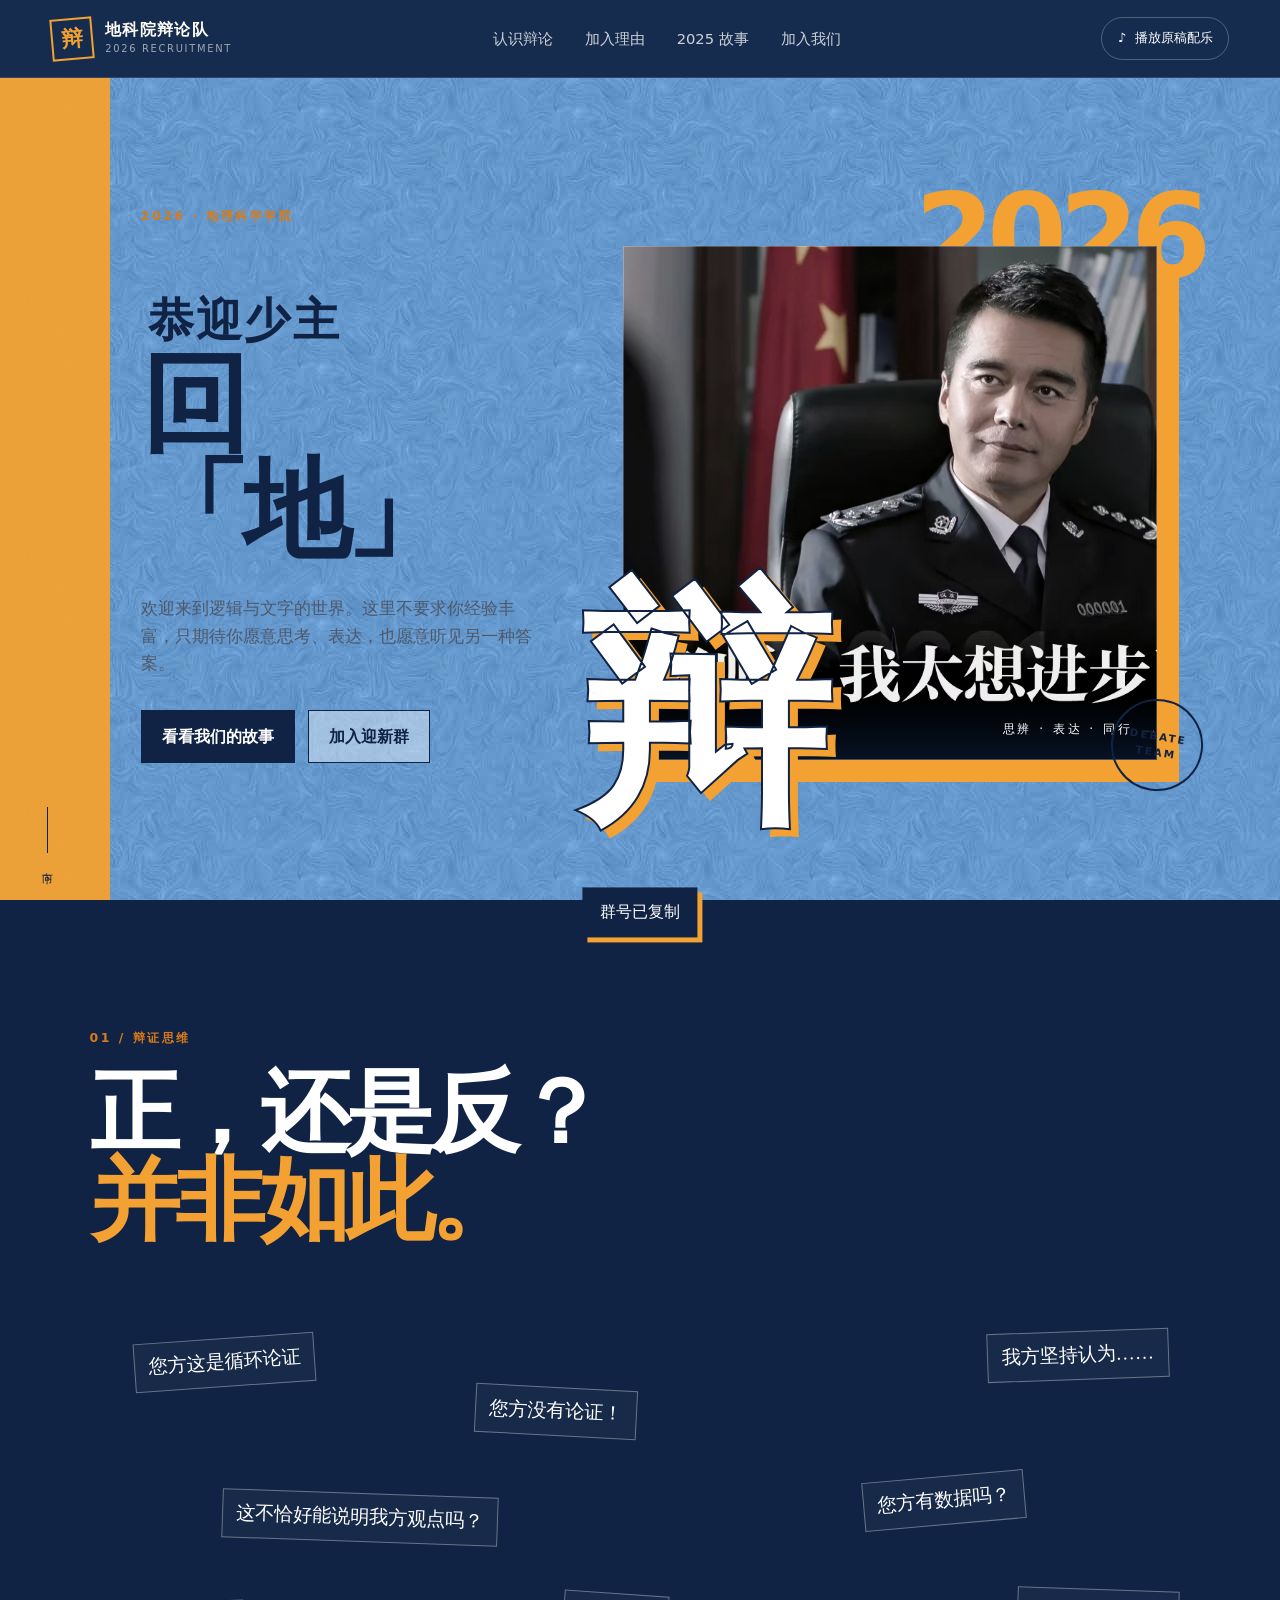
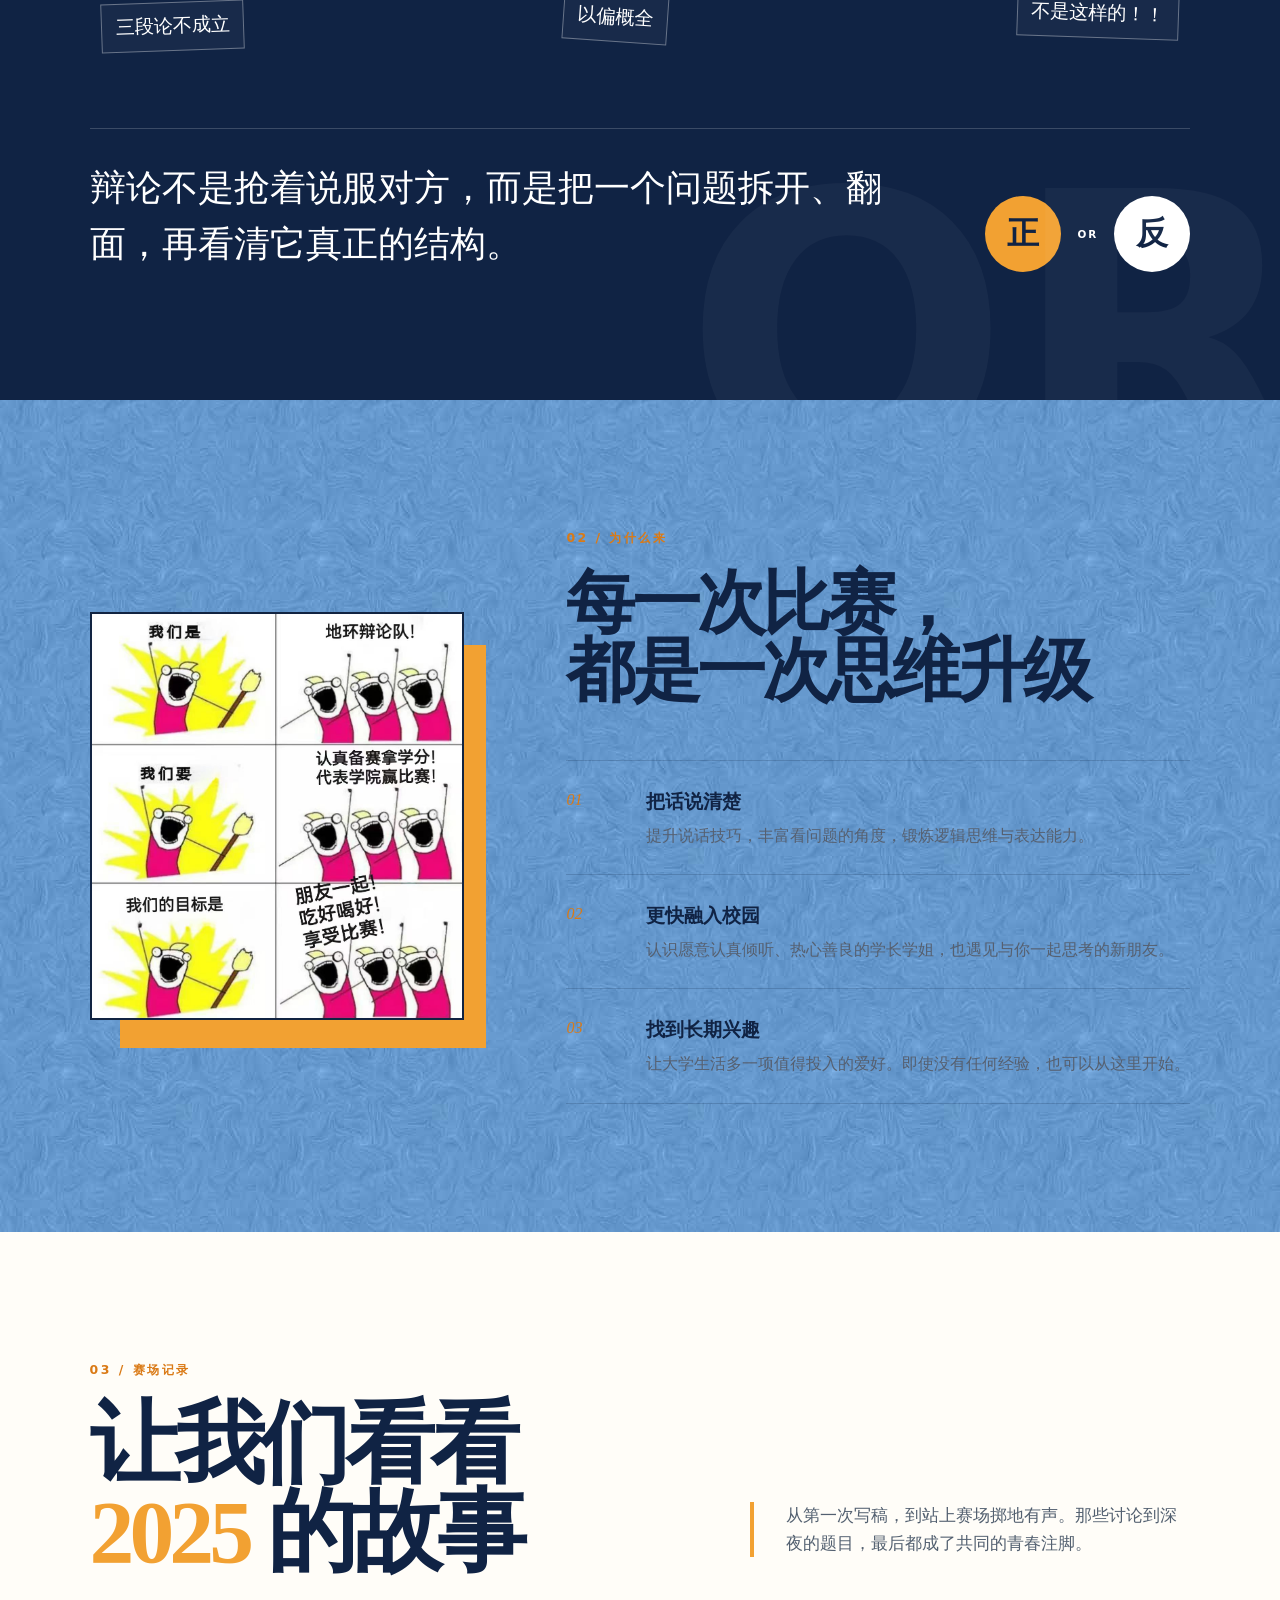
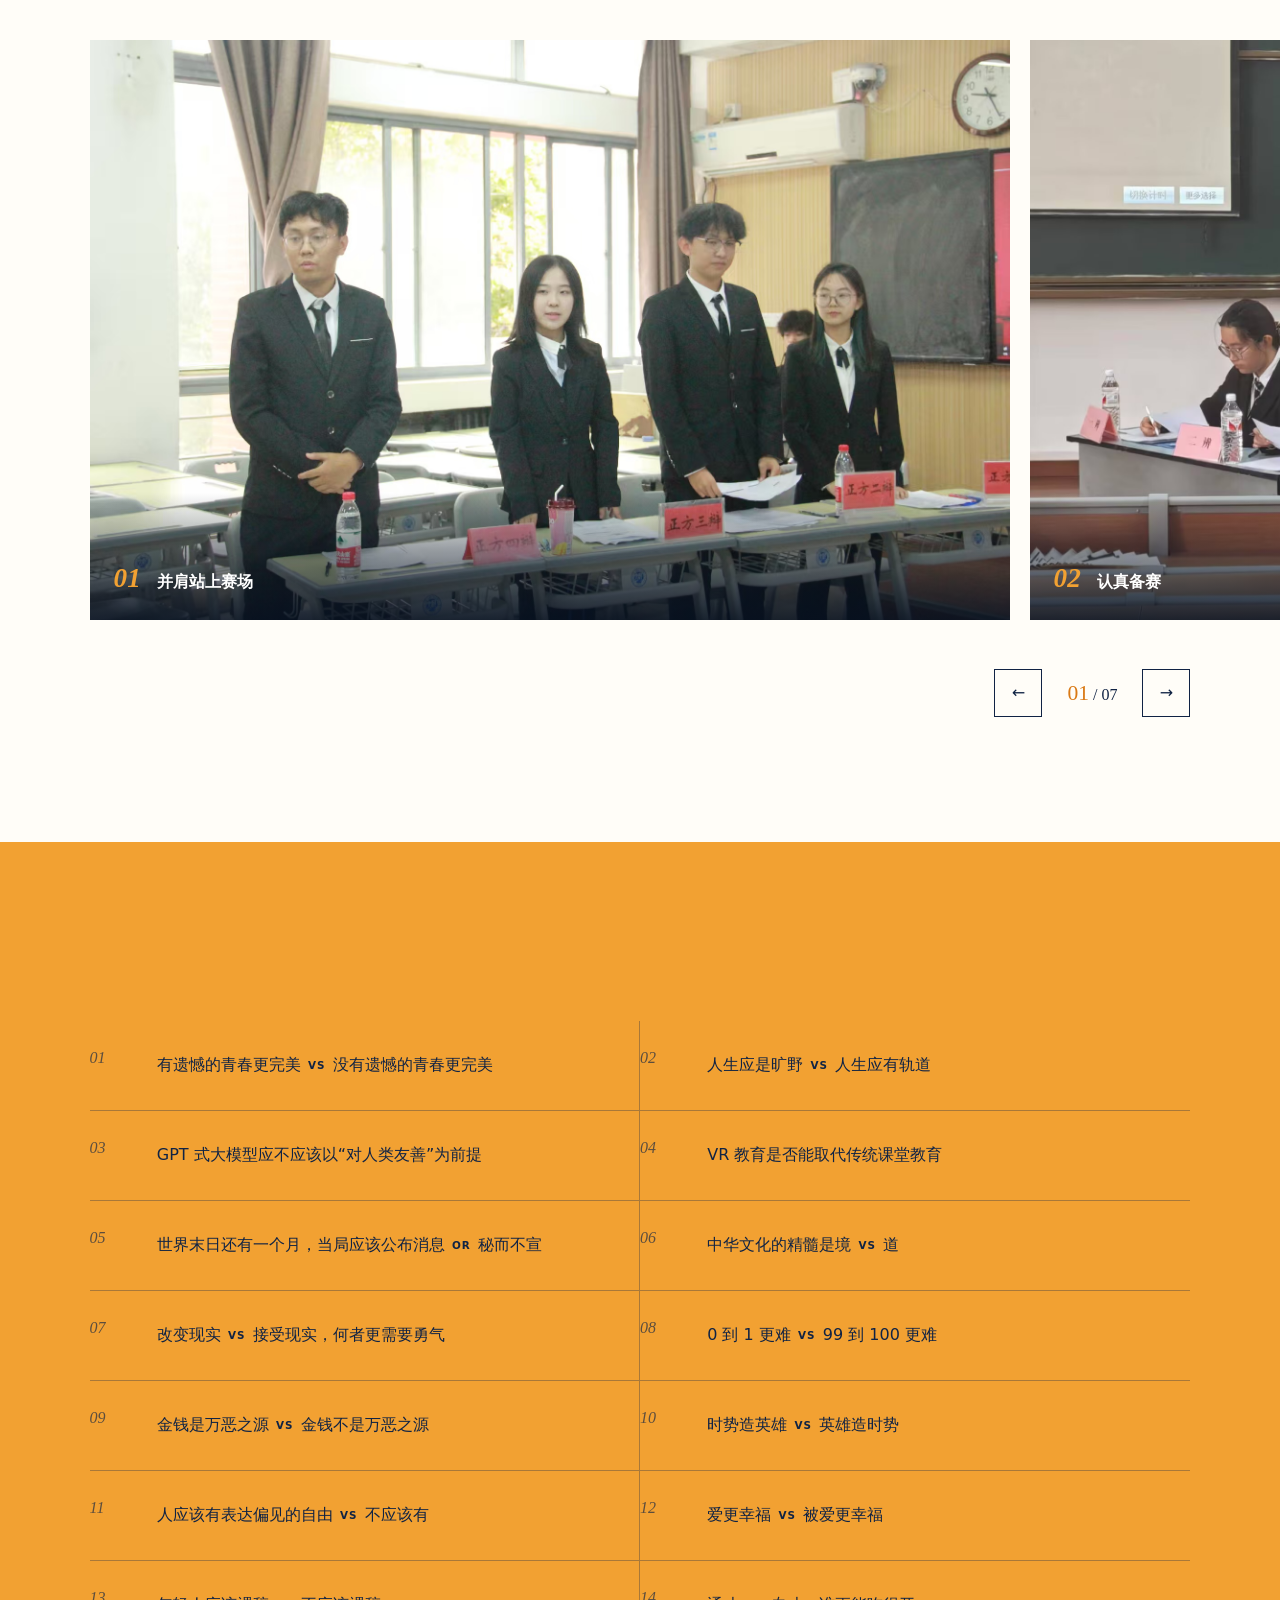
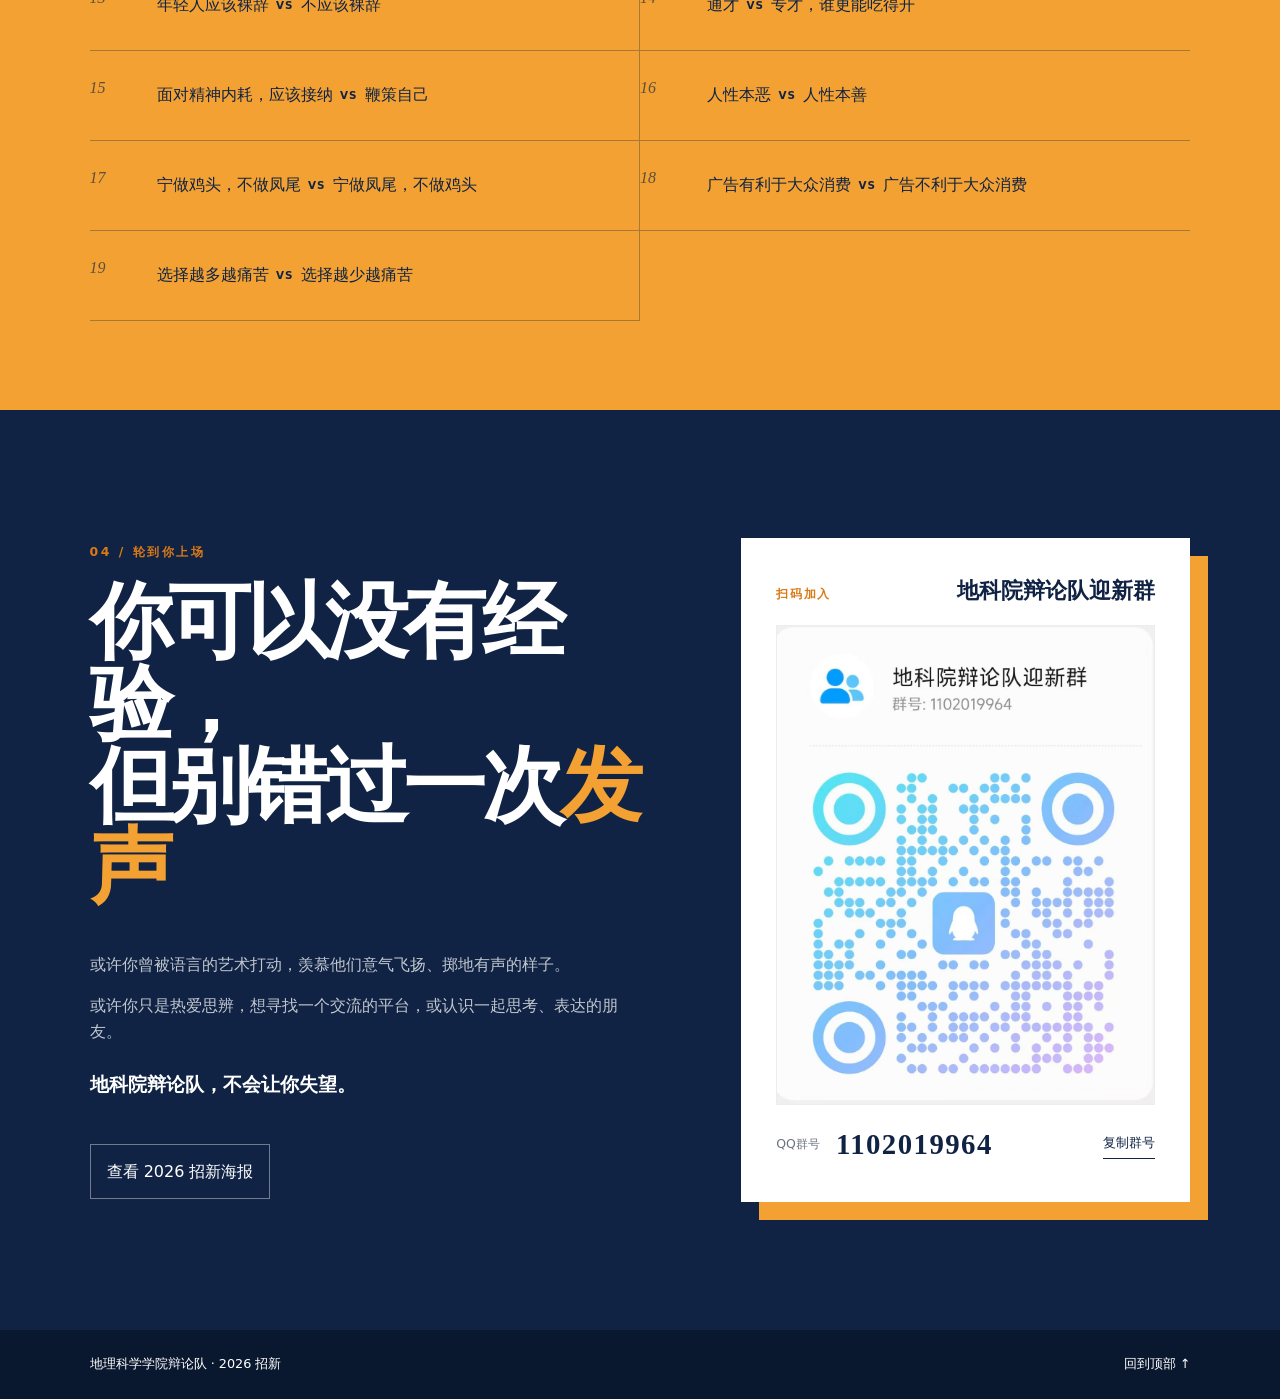
<file: index.html>
<!doctype html>
<html lang="zh-CN">
<head>
  <meta charset="utf-8">
  <meta name="viewport" content="width=device-width, initial-scale=1">
  <meta name="theme-color" content="#102344">
  <meta name="description" content="地科院辩论队 2026 招新网页。欢迎来到逻辑与文字的世界。">
  <title>地科院辩论队｜2026 招新</title>
  <link rel="icon" type="image/svg+xml" href="data:image/svg+xml,%3Csvg xmlns='http://www.w3.org/2000/svg' viewBox='0 0 64 64'%3E%3Crect width='64' height='64' rx='14' fill='%23102344'/%3E%3Cpath d='M13 16h38v24H30l-11 9v-9h-6z' fill='%23f2a132'/%3E%3Cpath d='M23 24h18M23 31h13' stroke='white' stroke-width='4' stroke-linecap='round'/%3E%3C/svg%3E">
  <link rel="stylesheet" href="styles.css">
</head>
<body>
  <a class="skip-link" href="#main">跳到主要内容</a>
  <div class="progress" aria-hidden="true"><span id="progressBar"></span></div>

  <header class="site-header" id="top">
    <a class="brand" href="#home" aria-label="返回首页">
      <span class="brand-mark">辩</span>
      <span><strong>地科院辩论队</strong><small>2026 RECRUITMENT</small></span>
    </a>
    <button class="menu-toggle" id="menuToggle" aria-expanded="false" aria-controls="siteNav">菜单</button>
    <nav class="site-nav" id="siteNav" aria-label="主要导航">
      <a href="#mind">认识辩论</a>
      <a href="#reasons">加入理由</a>
      <a href="#stories">2025 故事</a>
      <a href="#join">加入我们</a>
    </nav>
    <button class="sound-button" id="soundButton" type="button" aria-pressed="false">
      <span class="sound-icon" aria-hidden="true">♪</span>
      <span id="soundLabel">播放原稿配乐</span>
    </button>
  </header>

  <main id="main">
    <section class="hero" id="home" aria-labelledby="heroTitle">
      <div class="hero-copy reveal">
        <p class="eyebrow">2026 · 地理科学学院</p>
        <h1 id="heroTitle"><span>恭迎少主</span><br>回「地」</h1>
        <p class="hero-lead">欢迎来到逻辑与文字的世界。这里不要求你经验丰富，只期待你愿意思考、表达，也愿意听见另一种答案。</p>
        <div class="hero-actions">
          <a class="button button-primary" href="#stories">看看我们的故事</a>
          <a class="button button-ghost" href="#join">加入迎新群</a>
        </div>
      </div>

      <div class="hero-stage reveal" aria-label="地科院辩论队比赛现场">
        <div class="hero-number">2026</div>
        <figure class="hero-photo">
          <img src="assets/debate-main.jpg" alt="地科院辩论队队员在赛场上参加辩论">
          <figcaption>思辨 · 表达 · 同行</figcaption>
        </figure>
        <div class="hero-character" aria-hidden="true">辩</div>
        <div class="hero-seal" aria-hidden="true">DEBATE<br>TEAM</div>
      </div>

      <a class="scroll-cue" href="#mind" aria-label="继续向下浏览"><span></span>向下</a>
    </section>

    <section class="mind-section" id="mind" aria-labelledby="mindTitle">
      <div class="section-heading reveal">
        <p class="section-no">01 / 辩证思维</p>
        <h2 id="mindTitle">正，还是反？<br><em>并非如此。</em></h2>
      </div>

      <div class="argument-cloud reveal" aria-label="辩论场上的常见表达">
        <span>您方这是循环论证</span>
        <span>您方没有论证！</span>
        <span>我方坚持认为……</span>
        <span>这不恰好能说明我方观点吗？</span>
        <span>您方有数据吗？</span>
        <span>以偏概全</span>
        <span>三段论不成立</span>
        <span>不是这样的！！</span>
      </div>

      <div class="mind-statement reveal">
        <p>辩论不是抢着说服对方，而是把一个问题拆开、翻面，再看清它真正的结构。</p>
        <div class="versus" aria-hidden="true"><span>正</span><b>OR</b><span>反</span></div>
      </div>
    </section>

    <section class="reasons-section" id="reasons" aria-labelledby="reasonsTitle">
      <div class="reasons-visual reveal">
        <img src="assets/team-meme.png" alt="趣味招新图片：我们是地环辩论队，认真备赛拿学分，也和朋友一起享受比赛">
      </div>
      <div class="reasons-copy">
        <div class="section-heading reveal">
          <p class="section-no">02 / 为什么来</p>
          <h2 id="reasonsTitle">每一次比赛，<br>都是一次思维升级</h2>
        </div>
        <ol class="reason-list">
          <li class="reveal">
            <span>01</span>
            <div><h3>把话说清楚</h3><p>提升说话技巧，丰富看问题的角度，锻炼逻辑思维与表达能力。</p></div>
          </li>
          <li class="reveal">
            <span>02</span>
            <div><h3>更快融入校园</h3><p>认识愿意认真倾听、热心善良的学长学姐，也遇见与你一起思考的新朋友。</p></div>
          </li>
          <li class="reveal">
            <span>03</span>
            <div><h3>找到长期兴趣</h3><p>让大学生活多一项值得投入的爱好。即使没有任何经验，也可以从这里开始。</p></div>
          </li>
        </ol>
      </div>
    </section>

    <section class="stories-section" id="stories" aria-labelledby="storiesTitle">
      <div class="stories-intro">
        <div class="section-heading reveal">
          <p class="section-no">03 / 赛场记录</p>
          <h2 id="storiesTitle">让我们看看<br><em>2025</em> 的故事</h2>
        </div>
        <p class="stories-lead reveal">从第一次写稿，到站上赛场掷地有声。那些讨论到深夜的题目，最后都成了共同的青春注脚。</p>
      </div>

      <div class="gallery-shell reveal">
        <div class="gallery" id="gallery" tabindex="0" aria-label="辩论队活动照片，可左右滑动">
          <figure class="gallery-item gallery-wide"><img src="assets/debate-03.jpg" alt="队员在比赛现场合影"><figcaption><span>01</span>并肩站上赛场</figcaption></figure>
          <figure class="gallery-item"><img src="assets/debate-01.jpg" alt="队员参加辩论比赛"><figcaption><span>02</span>认真备赛</figcaption></figure>
          <figure class="gallery-item"><img src="assets/debate-02.jpg" alt="辩论赛后队员合影"><figcaption><span>03</span>每一次登场</figcaption></figure>
          <figure class="gallery-item"><img src="assets/debate-04.jpg" alt="辩手正在发言"><figcaption><span>04</span>表达观点</figcaption></figure>
          <figure class="gallery-item gallery-wide"><img src="assets/debate-07.jpg" alt="比赛获奖队员合影"><figcaption><span>05</span>一起赢得荣誉</figcaption></figure>
          <figure class="gallery-item"><img src="assets/debate-05.jpg" alt="男辩手持麦克风发言"><figcaption><span>06</span>思考与交锋</figcaption></figure>
          <figure class="gallery-item"><img src="assets/debate-06.jpg" alt="反方辩手在比赛现场"><figcaption><span>07</span>听见另一面</figcaption></figure>
        </div>
        <div class="gallery-controls">
          <button id="galleryPrev" type="button" aria-label="上一张照片">←</button>
          <p><span id="galleryIndex">01</span> / 07</p>
          <button id="galleryNext" type="button" aria-label="下一张照片">→</button>
        </div>
      </div>

      <div class="topics" aria-labelledby="topicsTitle">
        <div class="topics-title reveal">
          <p>我们认真讨论过</p>
          <h3 id="topicsTitle">19 个没有标准答案的问题</h3>
        </div>
        <ul class="topic-list">
          <li>有遗憾的青春更完美 <b>VS</b> 没有遗憾的青春更完美</li>
          <li>人生应是旷野 <b>VS</b> 人生应有轨道</li>
          <li>GPT 式大模型应不应该以“对人类友善”为前提</li>
          <li>VR 教育是否能取代传统课堂教育</li>
          <li>世界末日还有一个月，当局应该公布消息 <b>OR</b> 秘而不宣</li>
          <li>中华文化的精髓是境 <b>VS</b> 道</li>
          <li>改变现实 <b>VS</b> 接受现实，何者更需要勇气</li>
          <li>0 到 1 更难 <b>VS</b> 99 到 100 更难</li>
          <li>金钱是万恶之源 <b>VS</b> 金钱不是万恶之源</li>
          <li>时势造英雄 <b>VS</b> 英雄造时势</li>
          <li>人应该有表达偏见的自由 <b>VS</b> 不应该有</li>
          <li>爱更幸福 <b>VS</b> 被爱更幸福</li>
          <li>年轻人应该裸辞 <b>VS</b> 不应该裸辞</li>
          <li>通才 <b>VS</b> 专才，谁更能吃得开</li>
          <li>面对精神内耗，应该接纳 <b>VS</b> 鞭策自己</li>
          <li>人性本恶 <b>VS</b> 人性本善</li>
          <li>宁做鸡头，不做凤尾 <b>VS</b> 宁做凤尾，不做鸡头</li>
          <li>广告有利于大众消费 <b>VS</b> 广告不利于大众消费</li>
          <li>选择越多越痛苦 <b>VS</b> 选择越少越痛苦</li>
        </ul>
      </div>
    </section>

    <section class="join-section" id="join" aria-labelledby="joinTitle">
      <div class="join-copy reveal">
        <p class="section-no">04 / 轮到你上场</p>
        <h2 id="joinTitle">你可以没有经验，<br>但别错过一次<em>发声</em></h2>
        <div class="invitation">
          <p>或许你曾被语言的艺术打动，羡慕他们意气飞扬、掷地有声的样子。</p>
          <p>或许你只是热爱思辨，想寻找一个交流的平台，或认识一起思考、表达的朋友。</p>
          <strong>地科院辩论队，不会让你失望。</strong>
        </div>
        <button class="poster-button" id="posterButton" type="button">查看 2026 招新海报</button>
      </div>

      <div class="qr-panel reveal">
        <div class="qr-label"><span>扫码加入</span><strong>地科院辩论队迎新群</strong></div>
        <img src="assets/qq-group.png" alt="地科院辩论队迎新 QQ 群二维码，群号 1102019964">
        <div class="group-number">
          <span>QQ群号</span>
          <strong id="groupNumber">1102019964</strong>
          <button id="copyGroup" type="button">复制群号</button>
        </div>
      </div>
    </section>
  </main>

  <footer>
    <p>地理科学学院辩论队 · 2026 招新</p>
    <a href="#top">回到顶部 ↑</a>
  </footer>

  <dialog class="poster-dialog" id="posterDialog" aria-labelledby="posterTitle">
    <div class="dialog-bar"><h2 id="posterTitle">2026 招新海报</h2><button id="posterClose" type="button" aria-label="关闭海报">×</button></div>
    <img src="assets/recruit-poster.png" alt="2026 地理科学学院辩论队招新海报">
  </dialog>

  <div class="toast" id="toast" role="status" aria-live="polite">群号已复制</div>
  <audio id="soundtrack" preload="metadata"></audio>
  <script src="script.js"></script>
</body>
</html>
</file>
<file: styles.css>
:root {
  --ink: #102344;
  --ink-2: #203d6c;
  --orange: #f2a132;
  --orange-deep: #da7a16;
  --paper: #f6f5ef;
  --white: #fffdf8;
  --muted: #6d7480;
  --line: rgba(16, 35, 68, .2);
  --header-h: 78px;
  --ease: cubic-bezier(.2, .75, .25, 1);
}

* { box-sizing: border-box; }
html { scroll-behavior: smooth; }
body {
  margin: 0;
  color: var(--ink);
  background: var(--paper) url("assets/paper-texture.png") repeat;
  font-family: "Microsoft YaHei", "PingFang SC", "Noto Sans CJK SC", system-ui, sans-serif;
  line-height: 1.6;
  overflow-x: hidden;
}
button, a { font: inherit; }
button { color: inherit; }
img { display: block; max-width: 100%; }
a { color: inherit; text-decoration: none; }
.skip-link { position: fixed; left: 1rem; top: -6rem; z-index: 1000; background: var(--orange); padding: .75rem 1rem; border-radius: .25rem; }
.skip-link:focus { top: 1rem; }

.progress { position: fixed; inset: 0 0 auto; height: 3px; z-index: 110; background: transparent; }
.progress span { display: block; width: 0; height: 100%; background: var(--orange); }

.site-header {
  position: fixed;
  top: 0;
  left: 0;
  right: 0;
  z-index: 100;
  min-height: var(--header-h);
  padding: 0 clamp(1.2rem, 4vw, 4.5rem);
  display: grid;
  grid-template-columns: auto 1fr auto;
  align-items: center;
  gap: 2rem;
  color: var(--white);
  background: rgba(16, 35, 68, .92);
  backdrop-filter: blur(14px);
  border-bottom: 1px solid rgba(255,255,255,.12);
}
.brand { display: inline-flex; align-items: center; gap: .75rem; line-height: 1.05; }
.brand-mark { display: grid; place-items: center; width: 42px; height: 42px; border: 2px solid var(--orange); color: var(--orange); font-family: SimSun, serif; font-size: 1.35rem; font-weight: 800; transform: rotate(-5deg); }
.brand strong { display: block; letter-spacing: .08em; }
.brand small { display: block; margin-top: .35rem; color: rgba(255,255,255,.58); font-size: .62rem; letter-spacing: .17em; }
.site-nav { justify-self: center; display: flex; align-items: center; gap: clamp(1rem, 2.5vw, 2.75rem); }
.site-nav a { position: relative; color: rgba(255,255,255,.78); font-size: .92rem; }
.site-nav a::after { content: ""; position: absolute; left: 0; right: 100%; bottom: -.5rem; height: 2px; background: var(--orange); transition: right .25s ease; }
.site-nav a:hover, .site-nav a:focus-visible { color: white; }
.site-nav a:hover::after, .site-nav a:focus-visible::after { right: 0; }
.sound-button, .menu-toggle {
  border: 1px solid rgba(255,255,255,.25);
  background: transparent;
  color: white;
  border-radius: 99px;
  padding: .62rem .95rem;
  cursor: pointer;
}
.sound-button { display: flex; align-items: center; gap: .55rem; font-size: .8rem; }
.sound-button[aria-pressed="true"] .sound-icon { animation: pulse 1s infinite alternate; color: var(--orange); }
.menu-toggle { display: none; }

section { scroll-margin-top: var(--header-h); }
.hero {
  min-height: 100svh;
  padding: calc(var(--header-h) + clamp(2rem, 7vh, 6rem)) clamp(1.2rem, 6vw, 7rem) clamp(3rem, 8vh, 6rem);
  display: grid;
  grid-template-columns: minmax(0, .88fr) minmax(430px, 1.12fr);
  align-items: center;
  gap: clamp(3rem, 7vw, 8rem);
  position: relative;
  overflow: hidden;
}
.hero::before { content: ""; position: absolute; left: 0; top: var(--header-h); bottom: 0; width: min(9vw, 110px); background: var(--orange); opacity: .96; }
.hero-copy { position: relative; z-index: 2; padding-left: clamp(1.8rem, 5vw, 5.4rem); }
.eyebrow, .section-no { margin: 0 0 1.3rem; color: var(--orange-deep); text-transform: uppercase; font-size: .78rem; font-weight: 800; letter-spacing: .2em; }
.hero h1, .section-heading h2, .join-copy h2 { margin: 0; font-family: SimSun, "STSong", serif; font-weight: 900; line-height: .98; letter-spacing: -.055em; }
.hero h1 { font-size: clamp(4.2rem, 8.4vw, 9.5rem); }
.hero h1 span { display: inline-block; font-size: .43em; letter-spacing: .05em; transform: translateX(.15em); }
.hero-lead { max-width: 35rem; margin: 2rem 0; font-size: clamp(1rem, 1.35vw, 1.25rem); color: #4e596b; }
.hero-actions { display: flex; flex-wrap: wrap; gap: .8rem; }
.button { display: inline-flex; align-items: center; justify-content: center; min-height: 48px; padding: .8rem 1.25rem; border: 1px solid var(--ink); font-weight: 800; transition: transform .2s ease, box-shadow .2s ease, background .2s ease; }
.button:hover, .button:focus-visible { transform: translateY(-3px); box-shadow: 6px 6px 0 var(--ink); }
.button-primary { background: var(--ink); color: white; }
.button-ghost { background: rgba(255,255,255,.4); }

.hero-stage { min-height: min(68vh, 690px); position: relative; }
.hero-number { position: absolute; top: 0; right: 0; color: var(--orange); font-weight: 900; font-size: clamp(4rem, 9vw, 9rem); line-height: 1; letter-spacing: -.07em; z-index: 0; }
.hero-photo { position: absolute; inset: 11% 8% 5% 0; margin: 0; background: var(--ink); box-shadow: 22px 22px 0 var(--orange); overflow: hidden; }
.hero-photo::after { content: ""; position: absolute; inset: 0; box-shadow: inset 0 0 0 1px rgba(255,255,255,.25); pointer-events: none; }
.hero-photo img { width: 100%; height: 100%; object-fit: cover; filter: saturate(.78) contrast(1.05); }
.hero-photo figcaption { position: absolute; inset: auto 0 0; padding: 1.25rem 1.5rem; color: white; background: linear-gradient(transparent, rgba(8,20,40,.9)); letter-spacing: .24em; font-size: .76rem; text-align: right; }
.hero-character { position: absolute; left: -8%; bottom: -4%; color: white; -webkit-text-stroke: 2px var(--ink); text-shadow: 9px 8px 0 var(--orange); font-family: SimSun, serif; font-size: clamp(9rem, 20vw, 20rem); font-weight: 900; line-height: .8; z-index: 3; pointer-events: none; }
.hero-seal { position: absolute; right: 0; bottom: 0; display: grid; place-items: center; width: 92px; height: 92px; border: 2px solid var(--ink); border-radius: 50%; font-size: .65rem; font-weight: 900; letter-spacing: .2em; line-height: 1.5; text-align: center; transform: rotate(9deg); }
.scroll-cue { position: absolute; left: clamp(1.2rem, 3vw, 3.5rem); bottom: 2rem; writing-mode: vertical-rl; display: flex; align-items: center; gap: .65rem; font-size: .68rem; letter-spacing: .2em; color: var(--ink); }
.scroll-cue span { width: 1px; height: 46px; background: var(--ink); animation: scrollCue 1.8s ease-in-out infinite; }

.mind-section { background: var(--ink); color: white; padding: clamp(5rem, 10vw, 10rem) clamp(1.2rem, 7vw, 8rem); position: relative; overflow: hidden; }
.mind-section::after { content: "OR"; position: absolute; right: -2vw; bottom: -10vw; font-size: clamp(12rem, 30vw, 34rem); font-weight: 900; line-height: 1; color: rgba(255,255,255,.035); }
.section-heading h2 { font-size: clamp(3rem, 7vw, 7.8rem); }
.section-heading h2 em, .join-copy h2 em { color: var(--orange); font-style: normal; }
.mind-section .section-heading { width: min(100%, 840px); }
.argument-cloud { min-height: 330px; margin: clamp(3rem, 6vw, 6rem) 0; position: relative; }
.argument-cloud span { position: absolute; padding: .5rem .85rem; border: 1px solid rgba(255,255,255,.35); font-family: KaiTi, "STKaiti", serif; font-size: clamp(.9rem, 1.5vw, 1.35rem); transform: rotate(var(--r)); background: rgba(255,255,255,.03); }
.argument-cloud span:nth-child(1) { left: 4%; top: 5%; --r: -4deg; }
.argument-cloud span:nth-child(2) { left: 35%; top: 20%; --r: 3deg; }
.argument-cloud span:nth-child(3) { right: 2%; top: 3%; --r: -2deg; }
.argument-cloud span:nth-child(4) { left: 12%; top: 52%; --r: 2deg; }
.argument-cloud span:nth-child(5) { right: 15%; top: 47%; --r: -5deg; }
.argument-cloud span:nth-child(6) { left: 43%; bottom: 3%; --r: 4deg; }
.argument-cloud span:nth-child(7) { left: 1%; bottom: 0; --r: -2deg; }
.argument-cloud span:nth-child(8) { right: 1%; bottom: 4%; --r: 2deg; }
.mind-statement { display: grid; grid-template-columns: 1fr auto; align-items: end; gap: 3rem; padding-top: 2rem; border-top: 1px solid rgba(255,255,255,.18); }
.mind-statement > p { max-width: 55rem; margin: 0; font-family: SimSun, serif; font-size: clamp(1.35rem, 2.8vw, 2.8rem); line-height: 1.55; }
.versus { display: flex; align-items: center; gap: 1rem; }
.versus span { display: grid; place-items: center; width: 76px; height: 76px; border-radius: 50%; color: var(--ink); background: var(--orange); font-family: SimSun, serif; font-size: 2rem; font-weight: 900; }
.versus span:last-child { background: white; }
.versus b { font-size: .65rem; letter-spacing: .2em; }

.reasons-section { padding: clamp(5rem, 10vw, 10rem) clamp(1.2rem, 7vw, 8rem); display: grid; grid-template-columns: minmax(300px, .75fr) minmax(0, 1.25fr); gap: clamp(3rem, 8vw, 9rem); align-items: center; }
.reasons-visual { position: relative; transform: rotate(-2deg); }
.reasons-visual::before { content: ""; position: absolute; inset: 8% -6% -7% 8%; background: var(--orange); z-index: -1; }
.reasons-visual img { width: 100%; max-height: 760px; object-fit: cover; object-position: center; border: 2px solid var(--ink); filter: saturate(.92); }
.reasons-copy .section-heading h2 { font-size: clamp(2.9rem, 5.4vw, 6.4rem); }
.reason-list { list-style: none; margin: 3.5rem 0 0; padding: 0; border-top: 1px solid var(--line); }
.reason-list li { display: grid; grid-template-columns: 56px 1fr; gap: 1.5rem; padding: 1.6rem 0; border-bottom: 1px solid var(--line); }
.reason-list li > span { color: var(--orange-deep); font-family: Georgia, serif; font-style: italic; }
.reason-list h3 { margin: 0 0 .35rem; font-size: 1.2rem; }
.reason-list p { margin: 0; color: #566070; }

.stories-section { padding: clamp(5rem, 10vw, 10rem) 0 0; background: var(--white); overflow: hidden; }
.stories-intro { padding: 0 clamp(1.2rem, 7vw, 8rem); display: grid; grid-template-columns: 1.15fr .85fr; gap: 4rem; align-items: end; }
.stories-intro .section-heading h2 { font-size: clamp(3.3rem, 7vw, 7.5rem); }
.stories-lead { max-width: 34rem; margin: 0 0 1.2rem; padding-left: 2rem; border-left: 4px solid var(--orange); color: #536070; font-size: 1.06rem; }
.gallery-shell { margin-top: 4rem; padding-left: clamp(1.2rem, 7vw, 8rem); }
.gallery { display: flex; gap: 1.25rem; overflow-x: auto; scroll-snap-type: x mandatory; scrollbar-width: none; padding: 0 clamp(1.2rem, 7vw, 8rem) 1.5rem 0; }
.gallery::-webkit-scrollbar { display: none; }
.gallery-item { flex: 0 0 min(63vw, 680px); height: clamp(330px, 48vw, 580px); margin: 0; position: relative; scroll-snap-align: start; overflow: hidden; background: var(--ink); }
.gallery-item.gallery-wide { flex-basis: min(78vw, 920px); }
.gallery-item img { width: 100%; height: 100%; object-fit: cover; transition: transform .7s var(--ease); }
.gallery-item:hover img { transform: scale(1.025); }
.gallery-item figcaption { position: absolute; inset: auto 0 0; padding: 4rem 1.5rem 1.2rem; display: flex; align-items: baseline; gap: 1rem; color: white; font-weight: 800; background: linear-gradient(transparent, rgba(6,16,32,.88)); }
.gallery-item figcaption span { color: var(--orange); font-family: Georgia, serif; font-size: 1.7rem; font-style: italic; }
.gallery-controls { padding: 1rem clamp(1.2rem, 7vw, 8rem) 0 0; display: flex; justify-content: flex-end; align-items: center; gap: 1rem; }
.gallery-controls button { width: 48px; height: 48px; border: 1px solid var(--ink); background: transparent; cursor: pointer; transition: .2s ease; }
.gallery-controls button:hover, .gallery-controls button:focus-visible { color: white; background: var(--ink); }
.gallery-controls p { min-width: 68px; text-align: center; font-family: Georgia, serif; }
.gallery-controls p span { color: var(--orange-deep); font-size: 1.35rem; }

.topics { margin-top: clamp(5rem, 9vw, 9rem); padding: clamp(4rem, 7vw, 7rem) clamp(1.2rem, 7vw, 8rem); background: var(--orange); }
.topics-title { display: grid; grid-template-columns: .4fr 1fr; gap: 2rem; align-items: baseline; border-bottom: 2px solid var(--ink); padding-bottom: 1.5rem; }
.topics-title p { margin: 0; font-weight: 800; }
.topics-title h3 { margin: 0; font-family: SimSun, serif; font-size: clamp(2rem, 4.5vw, 4.8rem); line-height: 1.1; }
.topic-list { margin: 0; padding: 0; list-style: none; display: grid; grid-template-columns: repeat(2, minmax(0, 1fr)); counter-reset: topic; }
.topic-list li { counter-increment: topic; min-height: 90px; padding: 1.5rem 1rem 1.5rem 4.2rem; position: relative; display: flex; align-items: center; border-bottom: 1px solid rgba(16,35,68,.32); }
.topic-list li:nth-child(odd) { border-right: 1px solid rgba(16,35,68,.32); }
.topic-list li::before { content: counter(topic, decimal-leading-zero); position: absolute; left: 0; top: 1.5rem; font-family: Georgia, serif; font-style: italic; opacity: .66; }
.topic-list b { margin: 0 .45rem; font-size: .65rem; letter-spacing: .1em; }

.join-section { padding: clamp(5rem, 10vw, 10rem) clamp(1.2rem, 7vw, 8rem); display: grid; grid-template-columns: 1.1fr .9fr; gap: clamp(3rem, 8vw, 9rem); align-items: center; background: var(--ink); color: white; }
.join-copy h2 { font-size: clamp(3rem, 6.5vw, 7rem); }
.invitation { max-width: 45rem; margin: 2.7rem 0; color: rgba(255,255,255,.74); }
.invitation p { margin: 0 0 1rem; }
.invitation strong { display: block; margin-top: 1.6rem; color: white; font-size: 1.2rem; }
.poster-button { padding: .85rem 1rem; border: 1px solid rgba(255,255,255,.4); color: white; background: transparent; cursor: pointer; }
.poster-button:hover, .poster-button:focus-visible { border-color: var(--orange); color: var(--orange); }
.qr-panel { width: min(100%, 520px); justify-self: end; padding: clamp(1.2rem, 3vw, 2.2rem); background: white; color: var(--ink); box-shadow: 18px 18px 0 var(--orange); transform: rotate(1.2deg); }
.qr-panel img { width: 100%; height: auto; object-fit: contain; border: 1px solid rgba(16,35,68,.08); }
.qr-label { display: flex; align-items: baseline; justify-content: space-between; gap: 1rem; margin-bottom: 1rem; }
.qr-label span { color: var(--orange-deep); font-size: .72rem; font-weight: 900; letter-spacing: .15em; }
.qr-label strong { font-size: clamp(1rem, 2vw, 1.4rem); }
.group-number { display: grid; grid-template-columns: auto 1fr auto; gap: 1rem; align-items: center; margin-top: 1rem; }
.group-number span { color: var(--muted); font-size: .78rem; }
.group-number strong { font-family: Georgia, serif; font-size: clamp(1.15rem, 2.3vw, 1.8rem); letter-spacing: .05em; }
.group-number button { border: 0; border-bottom: 1px solid var(--ink); padding: .25rem 0; background: transparent; cursor: pointer; font-size: .8rem; }

footer { padding: 1.5rem clamp(1.2rem, 7vw, 8rem); display: flex; align-items: center; justify-content: space-between; gap: 1rem; color: white; background: #0a182f; font-size: .8rem; }
footer p { margin: 0; }

.poster-dialog { width: min(92vw, 560px); max-height: 92vh; padding: 0; border: 0; color: var(--ink); background: var(--white); box-shadow: 0 24px 80px rgba(0,0,0,.35); }
.poster-dialog::backdrop { background: rgba(4,12,25,.82); backdrop-filter: blur(6px); }
.poster-dialog img { width: 100%; max-height: calc(92vh - 60px); object-fit: contain; }
.dialog-bar { min-height: 58px; padding: .8rem 1rem; display: flex; align-items: center; justify-content: space-between; border-bottom: 1px solid var(--line); }
.dialog-bar h2 { margin: 0; font-size: 1rem; }
.dialog-bar button { width: 38px; height: 38px; border: 0; background: transparent; cursor: pointer; font-size: 1.8rem; line-height: 1; }
.toast { position: fixed; left: 50%; bottom: 2rem; z-index: 200; transform: translate(-50%, 140%); padding: .75rem 1.1rem; color: white; background: var(--ink); box-shadow: 5px 5px 0 var(--orange); transition: transform .35s var(--ease); }
.toast.show { transform: translate(-50%, 0); }

.reveal { opacity: 0; transform: translateY(34px); transition: opacity .8s var(--ease), transform .8s var(--ease); }
.reveal.is-visible { opacity: 1; transform: none; }

@keyframes pulse { to { transform: scale(1.2); } }
@keyframes scrollCue { 0%,100% { transform: scaleY(.6); transform-origin: top; opacity: .4; } 50% { transform: scaleY(1); opacity: 1; } }

@media (max-width: 1050px) {
  .site-header { grid-template-columns: auto auto auto; justify-content: space-between; }
  .menu-toggle { display: block; }
  .site-nav { position: absolute; top: 100%; left: 0; right: 0; padding: 1rem 1.5rem 1.4rem; display: none; flex-direction: column; align-items: flex-start; gap: 1rem; background: rgba(16,35,68,.98); border-top: 1px solid rgba(255,255,255,.12); }
  .site-nav.open { display: flex; }
  .sound-button { justify-self: end; }
  .hero { grid-template-columns: 1fr 1fr; gap: 2rem; }
  .hero-copy { padding-left: 2rem; }
  .reasons-section { grid-template-columns: .85fr 1.15fr; gap: 4rem; }
}

@media (max-width: 780px) {
  :root { --header-h: 68px; }
  .site-header { padding: 0 1rem; gap: .6rem; }
  .brand strong { font-size: .88rem; }
  .brand small { display: none; }
  .brand-mark { width: 36px; height: 36px; }
  .sound-button { width: 42px; height: 42px; justify-content: center; padding: 0; }
  .sound-button #soundLabel { position: absolute; width: 1px; height: 1px; overflow: hidden; clip: rect(0,0,0,0); }
  .menu-toggle { font-size: .78rem; padding: .52rem .72rem; }
  .hero { min-height: auto; grid-template-columns: 1fr; padding: calc(var(--header-h) + 3.5rem) 1.2rem 5rem; }
  .hero::before { width: 12px; }
  .hero-copy { padding-left: 1.1rem; }
  .hero h1 { font-size: clamp(4.4rem, 23vw, 7rem); }
  .hero-stage { min-height: 470px; }
  .hero-photo { inset: 13% 5% 7% 8%; box-shadow: 13px 13px 0 var(--orange); }
  .hero-character { left: -1%; }
  .hero-seal { right: 0; width: 74px; height: 74px; }
  .scroll-cue { display: none; }
  .mind-section, .reasons-section, .join-section { padding-left: 1.2rem; padding-right: 1.2rem; }
  .argument-cloud { min-height: auto; display: flex; flex-wrap: wrap; gap: .7rem; }
  .argument-cloud span { position: static; transform: rotate(var(--r)); }
  .mind-statement { grid-template-columns: 1fr; }
  .versus { justify-self: end; }
  .versus span { width: 58px; height: 58px; }
  .reasons-section { grid-template-columns: 1fr; }
  .reasons-visual { order: 2; width: 90%; margin: 1rem auto 0; }
  .stories-intro { grid-template-columns: 1fr; gap: 2rem; padding: 0 1.2rem; }
  .stories-lead { padding-left: 1rem; }
  .gallery-shell { padding-left: 1.2rem; }
  .gallery { padding-right: 1.2rem; }
  .gallery-item, .gallery-item.gallery-wide { flex-basis: 86vw; height: min(74vw, 470px); }
  .gallery-controls { padding-right: 1.2rem; }
  .topics { padding-left: 1.2rem; padding-right: 1.2rem; }
  .topics-title, .topic-list { grid-template-columns: 1fr; }
  .topics-title { gap: .6rem; }
  .topic-list li:nth-child(odd) { border-right: 0; }
  .join-section { grid-template-columns: 1fr; }
  .qr-panel { justify-self: center; transform: none; box-shadow: 10px 10px 0 var(--orange); }
  .group-number { grid-template-columns: auto 1fr; }
  .group-number button { grid-column: 1 / -1; justify-self: start; }
  footer { align-items: flex-start; flex-direction: column; }
}

@media (prefers-reduced-motion: reduce) {
  html { scroll-behavior: auto; }
  *, *::before, *::after { animation-duration: .01ms !important; animation-iteration-count: 1 !important; transition-duration: .01ms !important; }
  .reveal { opacity: 1; transform: none; }
}
</file>
